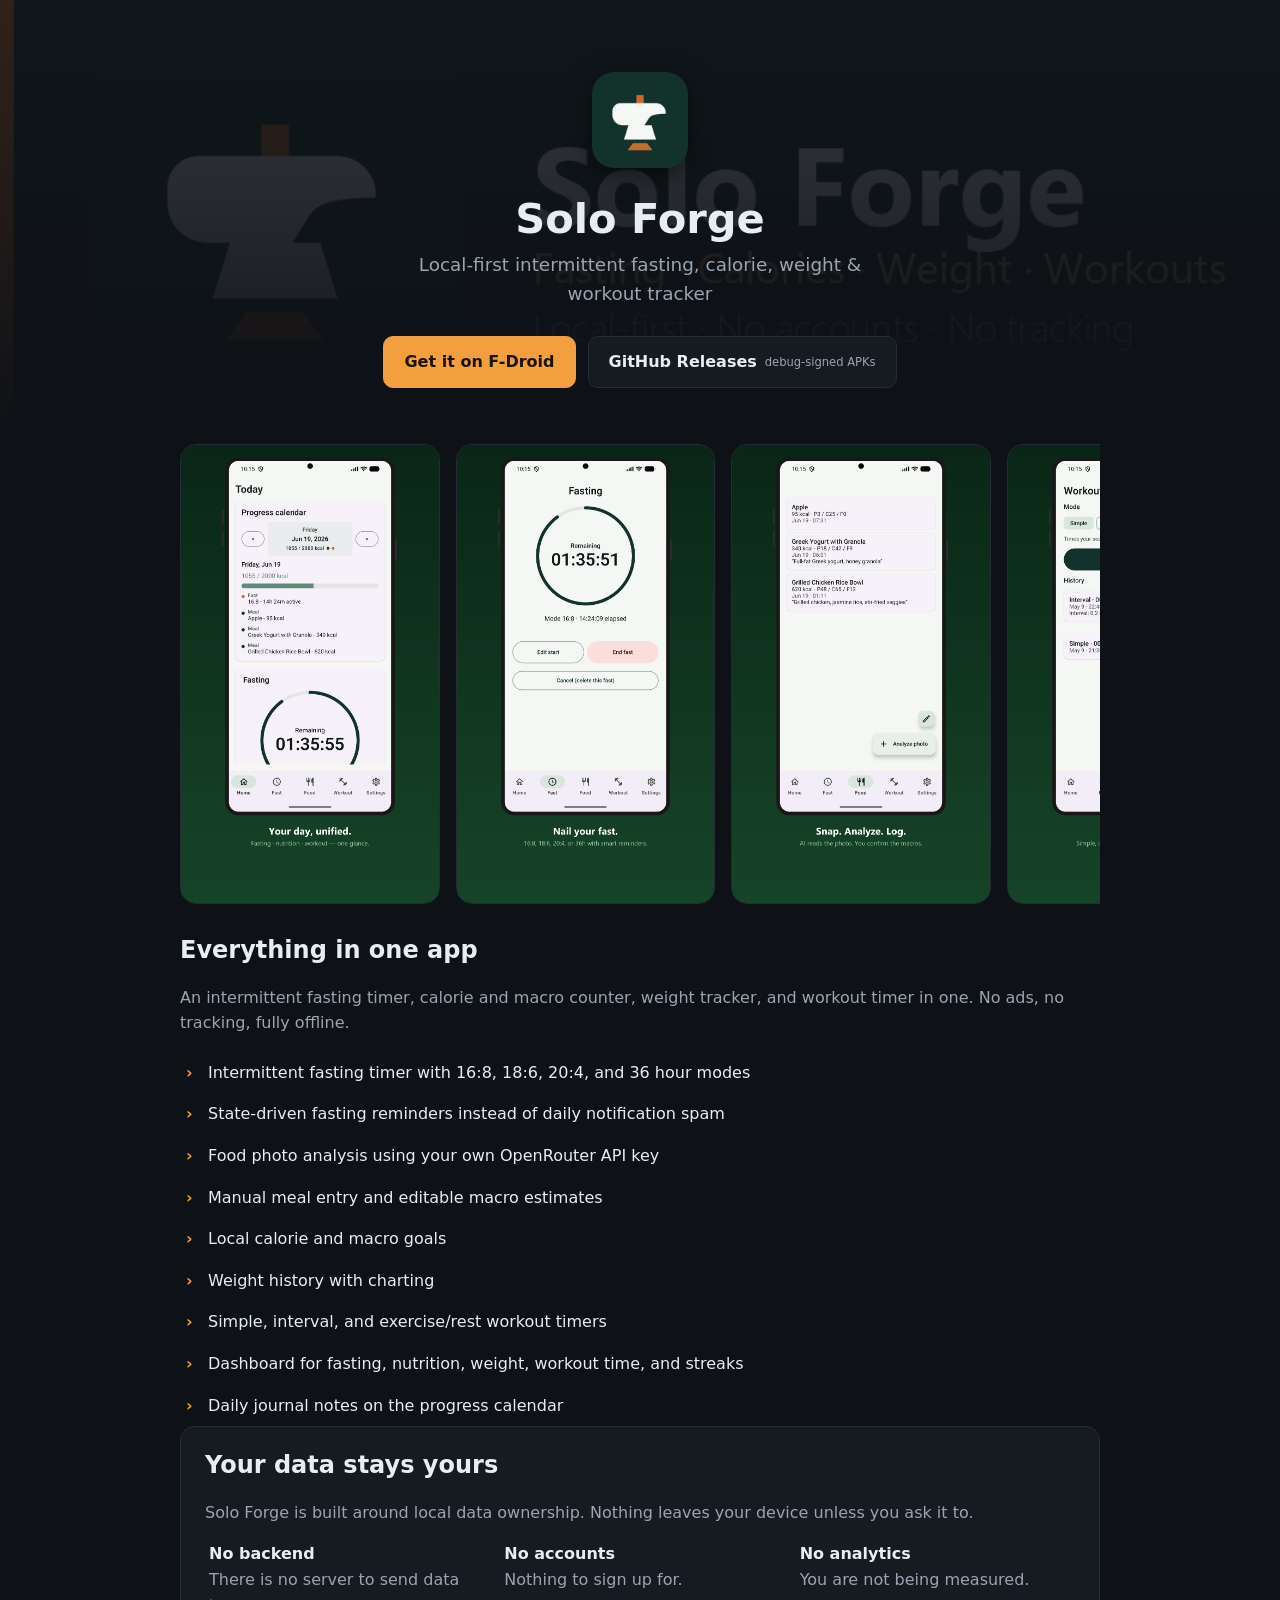
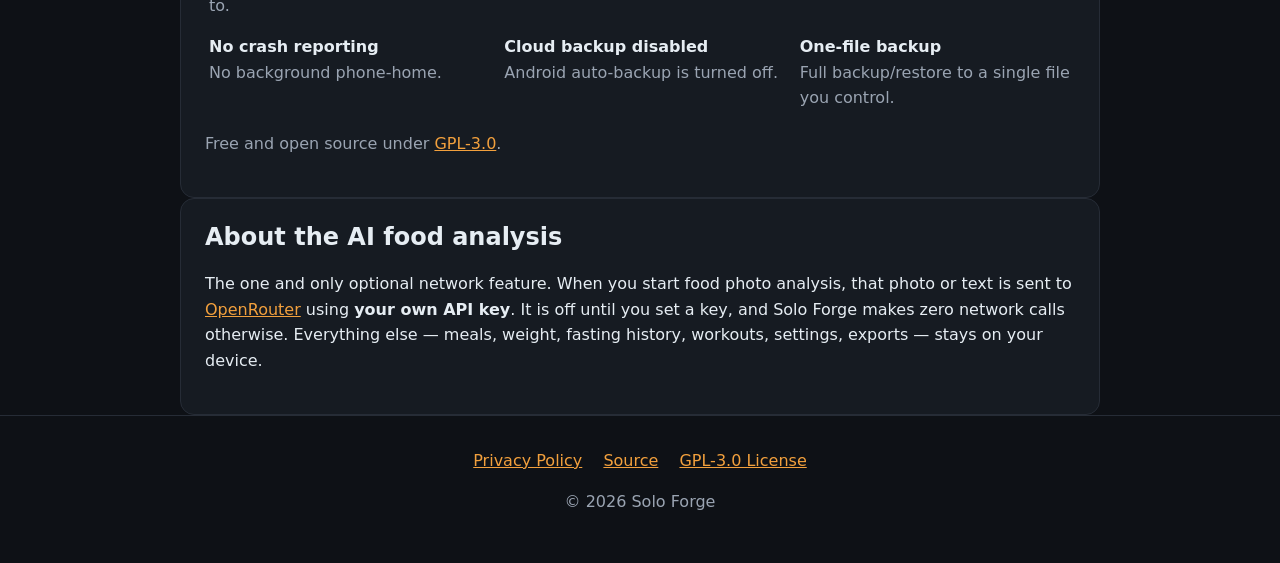
<file: index.html>
<!DOCTYPE html>
<html lang="en">
<head>
  <meta charset="utf-8">
  <meta name="viewport" content="width=device-width, initial-scale=1">
  <title>Solo Forge — Local-first fitness tracker</title>
  <meta name="description" content="Local-first intermittent fasting, calorie, weight & workout tracker. Free, open source, no ads, no accounts, fully offline.">
  <meta property="og:title" content="Solo Forge">
  <meta property="og:description" content="Local-first intermittent fasting, calorie, weight & workout tracker.">
  <meta property="og:image" content="assets/featureGraphic.png">
  <meta property="og:type" content="website">
  <link rel="icon" href="assets/icon.png">
  <link rel="stylesheet" href="style.css">
</head>
<body>

<header class="hero">
  <img class="icon" src="assets/icon.png" alt="Solo Forge icon">
  <h1>Solo Forge</h1>
  <p class="tagline">Local-first intermittent fasting, calorie, weight &amp; workout tracker</p>
  <div class="badges">
    <a class="badge primary" href="https://f-droid.org/packages/com.kbul.spicycrab/">
      Get it on F-Droid
    </a>
    <a class="badge ghost" href="https://github.com/kirilan/SoloForge/releases">
      GitHub Releases
      <small>debug-signed APKs</small>
    </a>
    <!-- Google Play badge goes here once the Play listing clears review -->
  </div>
</header>

<main>

<section class="wrap">
  <div class="shots">
    <img src="assets/screenshots/1_home.png" alt="Home dashboard">
    <img src="assets/screenshots/2_fast.png" alt="Fasting timer">
    <img src="assets/screenshots/3_food.png" alt="Food logging">
    <img src="assets/screenshots/4_workout.png" alt="Workout timer">
    <img src="assets/screenshots/5_settings.png" alt="Settings">
  </div>
</section>

<section class="wrap">
  <h2>Everything in one app</h2>
  <p class="muted">An intermittent fasting timer, calorie and macro counter, weight tracker, and workout timer in one. No ads, no tracking, fully offline.</p>
  <ul class="features">
    <li>Intermittent fasting timer with 16:8, 18:6, 20:4, and 36 hour modes</li>
    <li>State-driven fasting reminders instead of daily notification spam</li>
    <li>Food photo analysis using your own OpenRouter API key</li>
    <li>Manual meal entry and editable macro estimates</li>
    <li>Local calorie and macro goals</li>
    <li>Weight history with charting</li>
    <li>Simple, interval, and exercise/rest workout timers</li>
    <li>Dashboard for fasting, nutrition, weight, workout time, and streaks</li>
    <li>Daily journal notes on the progress calendar</li>
  </ul>
</section>

<section class="wrap privacy">
  <div class="panel">
    <h2>Your data stays yours</h2>
    <p class="muted">Solo Forge is built around local data ownership. Nothing leaves your device unless you ask it to.</p>
    <div class="grid">
      <div class="item"><strong>No backend</strong><br><span class="muted">There is no server to send data to.</span></div>
      <div class="item"><strong>No accounts</strong><br><span class="muted">Nothing to sign up for.</span></div>
      <div class="item"><strong>No analytics</strong><br><span class="muted">You are not being measured.</span></div>
      <div class="item"><strong>No crash reporting</strong><br><span class="muted">No background phone-home.</span></div>
      <div class="item"><strong>Cloud backup disabled</strong><br><span class="muted">Android auto-backup is turned off.</span></div>
      <div class="item"><strong>One-file backup</strong><br><span class="muted">Full backup/restore to a single file you control.</span></div>
    </div>
    <p class="muted" style="margin-top:20px">Free and open source under <a href="https://github.com/kirilan/SoloForge/blob/main/LICENSE">GPL-3.0</a>.</p>
  </div>
</section>

<section class="wrap">
  <div class="panel">
    <h2>About the AI food analysis</h2>
    <p>The one and only optional network feature. When you start food photo analysis, that photo or text is sent to <a href="https://openrouter.ai">OpenRouter</a> using <strong>your own API key</strong>. It is off until you set a key, and Solo Forge makes zero network calls otherwise. Everything else — meals, weight, fasting history, workouts, settings, exports — stays on your device.</p>
  </div>
</section>

</main>

<footer>
  <div class="wrap">
    <a href="privacy.html">Privacy Policy</a>
    <a href="https://github.com/kirilan/SoloForge">Source</a>
    <a href="https://github.com/kirilan/SoloForge/blob/main/LICENSE">GPL-3.0 License</a>
    <p>© 2026 Solo Forge</p>
  </div>
</footer>

</body>
</html>
</file>
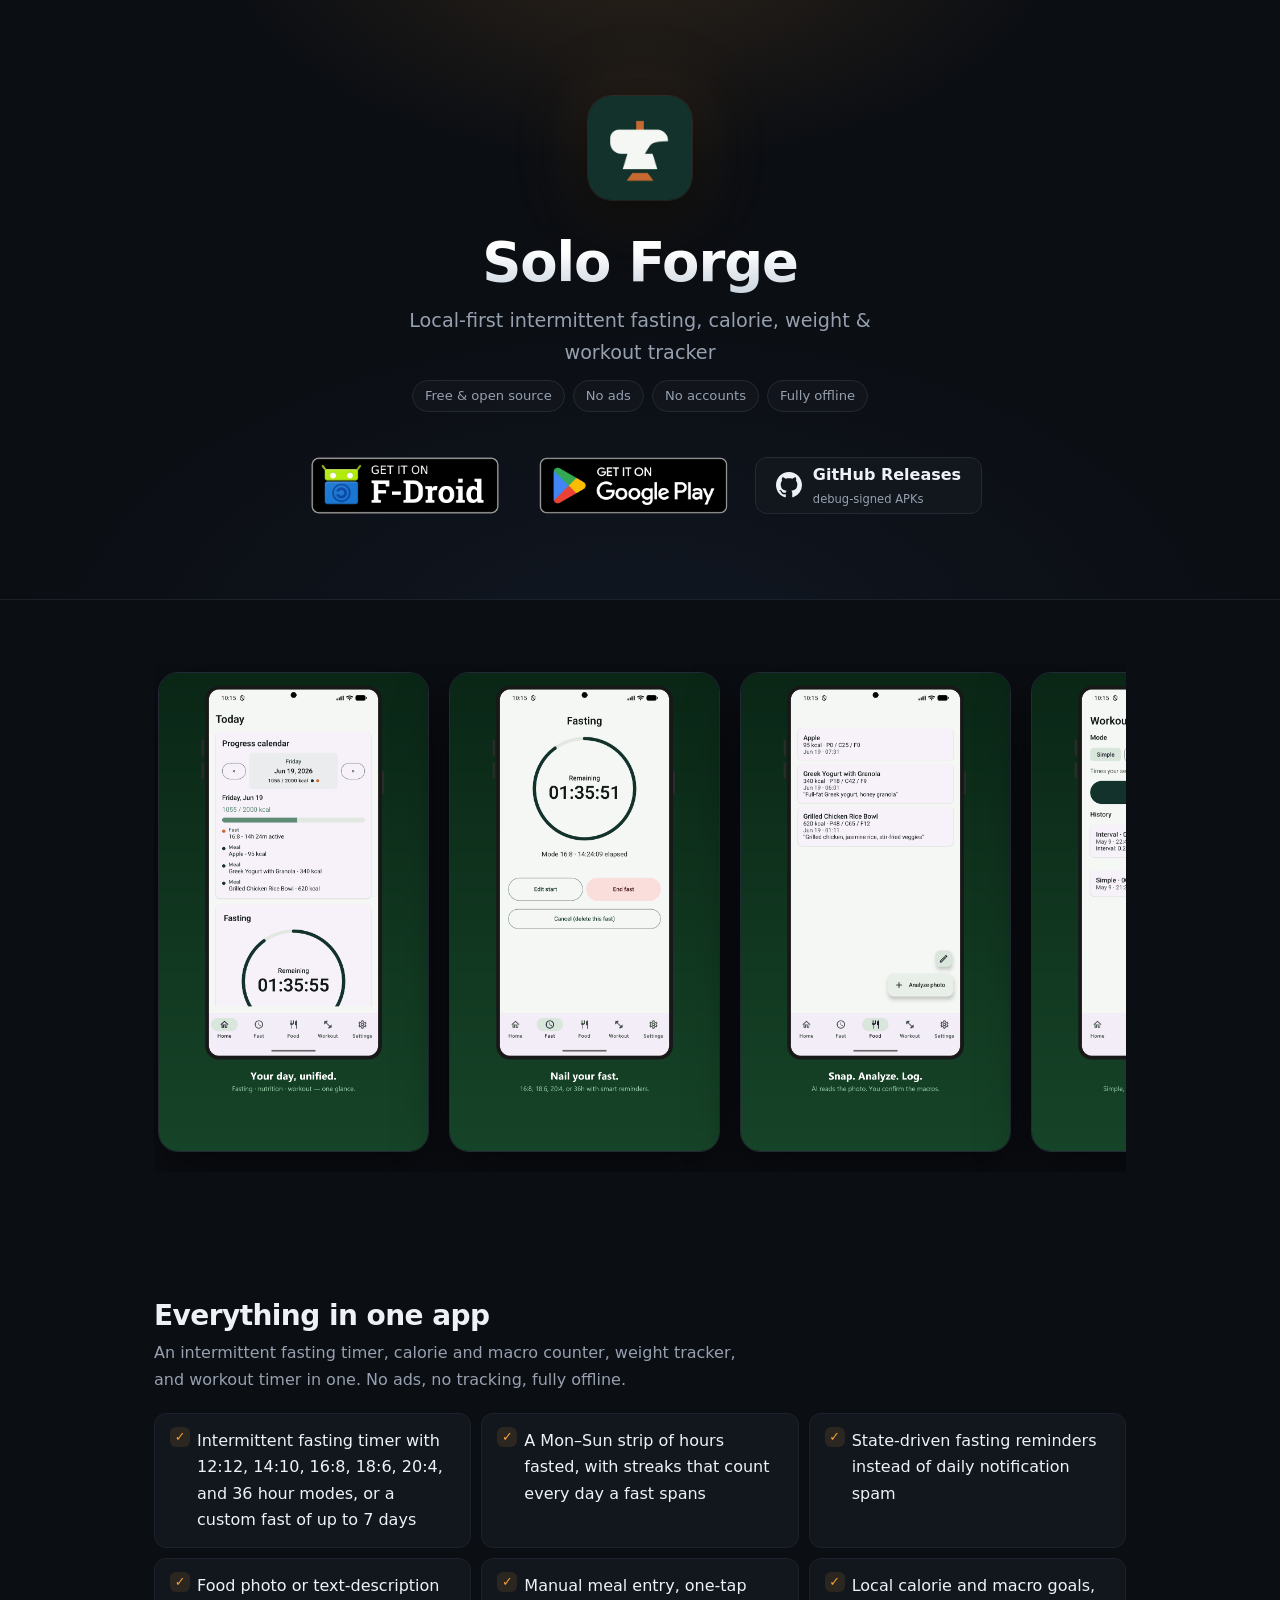
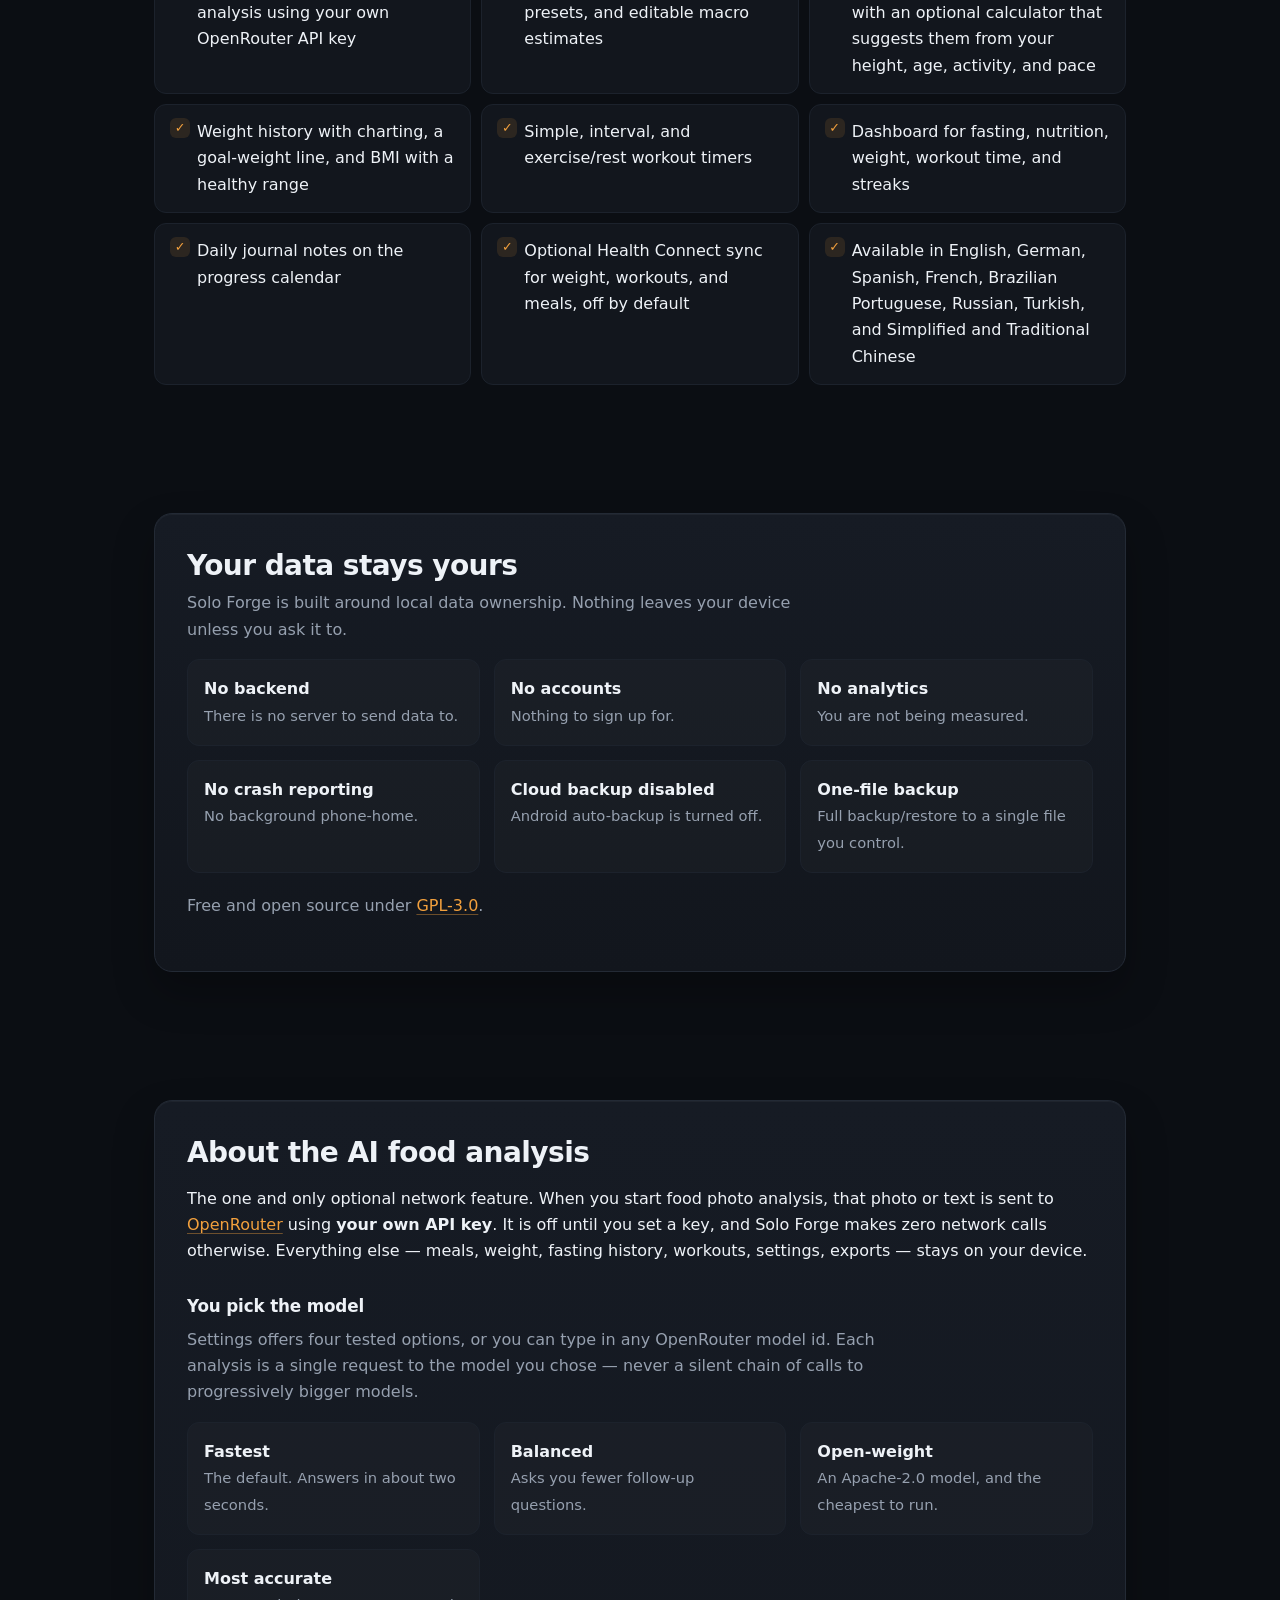
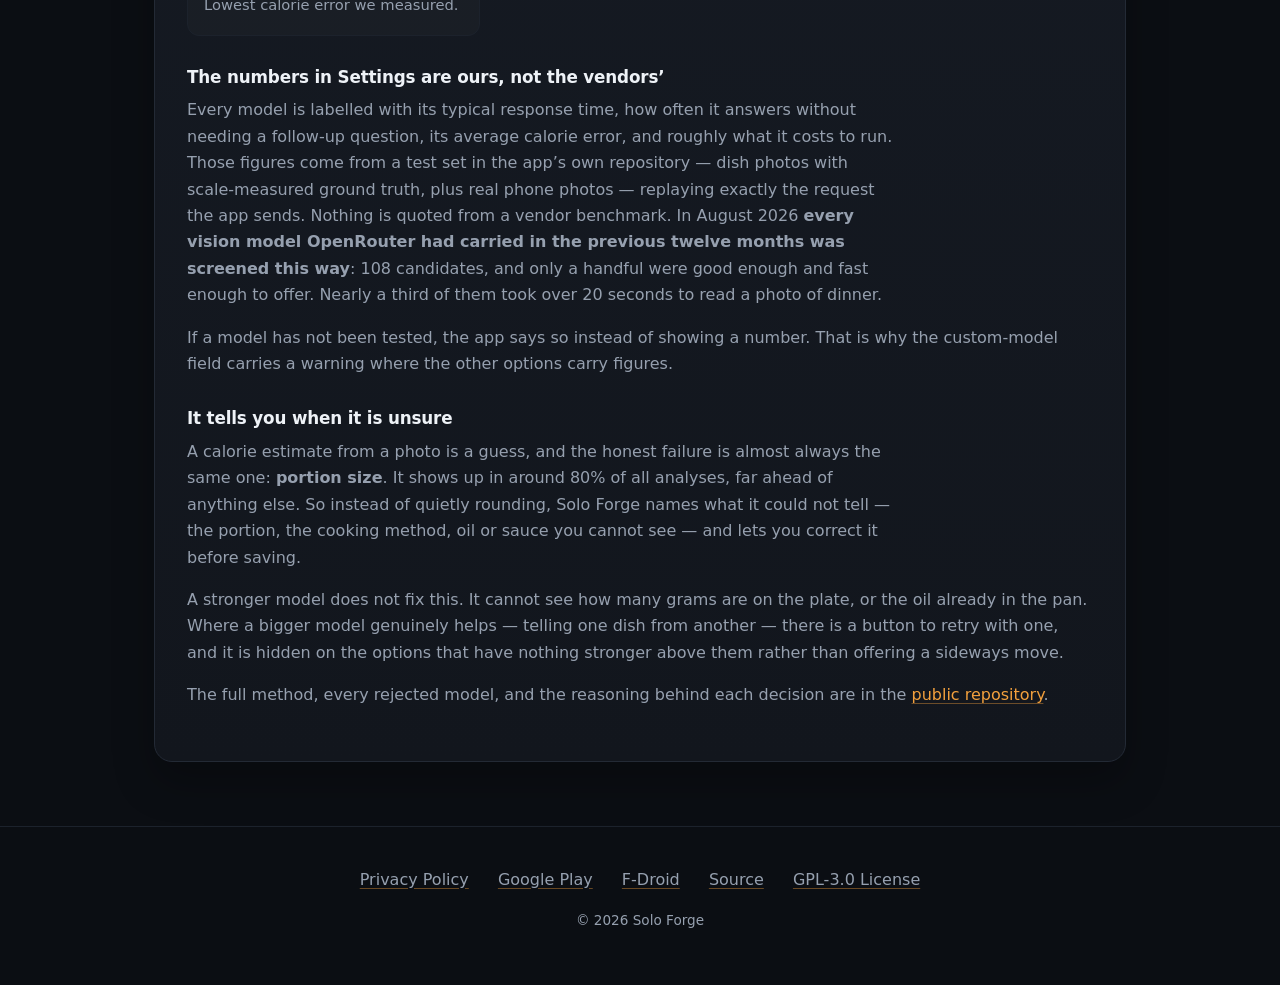
<file: public/index.html>
<!DOCTYPE html>
<html lang="en">
<head>
  <meta charset="utf-8">
  <meta name="viewport" content="width=device-width, initial-scale=1">
  <title>Solo Forge — Local-first fitness tracker</title>
  <meta name="description" content="Local-first intermittent fasting, calorie, weight & workout tracker. Free, open source, no ads, no accounts, fully offline.">
  <meta property="og:title" content="Solo Forge">
  <meta property="og:description" content="Local-first intermittent fasting, calorie, weight & workout tracker.">
  <meta property="og:image" content="assets/featureGraphic.png">
  <meta property="og:type" content="website">
  <link rel="icon" href="assets/icon.png">
  <link rel="stylesheet" href="style.css">
</head>
<body>

<header class="hero">
  <img class="icon" src="assets/icon.png" alt="Solo Forge icon">
  <h1>Solo Forge</h1>
  <p class="tagline">Local-first intermittent fasting, calorie, weight &amp; workout tracker</p>
  <ul class="pills">
    <li>Free &amp; open source</li>
    <li>No ads</li>
    <li>No accounts</li>
    <li>Fully offline</li>
  </ul>
  <div class="badges">
    <a class="badge-img" href="https://f-droid.org/packages/com.kbul.spicycrab/">
      <img src="assets/fdroid-badge.png" alt="Get it on F-Droid">
    </a>
    <a class="badge-img" href="https://play.google.com/store/apps/details?id=com.kbul.spicycrab">
      <img src="assets/google-play-badge.png" alt="Get it on Google Play">
    </a>
    <a class="badge ghost" href="https://github.com/kirilan/SoloForge/releases">
      <svg class="badge-icon" viewBox="0 0 16 16" fill="currentColor" aria-hidden="true"><path d="M8 0C3.58 0 0 3.58 0 8c0 3.54 2.29 6.53 5.47 7.59.4.07.55-.17.55-.38 0-.19-.01-.82-.01-1.49-2.01.37-2.53-.49-2.69-.94-.09-.23-.48-.94-.82-1.13-.28-.15-.68-.52-.01-.53.63-.01 1.08.58 1.23.82.72 1.21 1.87.87 2.33.66.07-.52.28-.87.51-1.07-1.78-.2-3.64-.89-3.64-3.95 0-.87.31-1.59.82-2.15-.08-.2-.36-1.02.08-2.12 0 0 .67-.21 2.2.82.64-.18 1.32-.27 2-.27s1.36.09 2 .27c1.53-1.04 2.2-.82 2.2-.82.44 1.1.16 1.92.08 2.12.51.56.82 1.27.82 2.15 0 3.07-1.87 3.75-3.65 3.95.29.25.54.73.54 1.48 0 1.07-.01 1.93-.01 2.2 0 .21.15.46.55.38A8.01 8.01 0 0 0 16 8c0-4.42-3.58-8-8-8z"/></svg>
      <span>GitHub Releases<small>debug-signed APKs</small></span>
    </a>
  </div>
</header>

<main>

<section class="wrap">
  <div class="shots">
    <img src="assets/screenshots/1_home.png" alt="Home dashboard">
    <img src="assets/screenshots/2_fast.png" alt="Fasting timer">
    <img src="assets/screenshots/3_food.png" alt="Food logging">
    <img src="assets/screenshots/4_workout.png" alt="Workout timer">
    <img src="assets/screenshots/5_settings.png" alt="Settings">
  </div>
</section>

<section class="wrap">
  <h2>Everything in one app</h2>
  <p class="muted">An intermittent fasting timer, calorie and macro counter, weight tracker, and workout timer in one. No ads, no tracking, fully offline.</p>
  <ul class="features">
    <li>Intermittent fasting timer with 12:12, 14:10, 16:8, 18:6, 20:4, and 36 hour modes, or a custom fast of up to 7 days</li>
    <li>A Mon&ndash;Sun strip of hours fasted, with streaks that count every day a fast spans</li>
    <li>State-driven fasting reminders instead of daily notification spam</li>
    <li>Food photo or text-description analysis using your own OpenRouter API key</li>
    <li>Manual meal entry, one-tap presets, and editable macro estimates</li>
    <li>Local calorie and macro goals, with an optional calculator that suggests them from your height, age, activity, and pace</li>
    <li>Weight history with charting, a goal-weight line, and BMI with a healthy range</li>
    <li>Simple, interval, and exercise/rest workout timers</li>
    <li>Dashboard for fasting, nutrition, weight, workout time, and streaks</li>
    <li>Daily journal notes on the progress calendar</li>
    <li>Optional Health Connect sync for weight, workouts, and meals, off by default</li>
    <li>Available in English, German, Spanish, French, Brazilian Portuguese, Russian, Turkish, and Simplified and Traditional Chinese</li>
  </ul>
</section>

<section class="wrap privacy">
  <div class="panel">
    <h2>Your data stays yours</h2>
    <p class="muted">Solo Forge is built around local data ownership. Nothing leaves your device unless you ask it to.</p>
    <div class="grid">
      <div class="item"><strong>No backend</strong><br><span class="muted">There is no server to send data to.</span></div>
      <div class="item"><strong>No accounts</strong><br><span class="muted">Nothing to sign up for.</span></div>
      <div class="item"><strong>No analytics</strong><br><span class="muted">You are not being measured.</span></div>
      <div class="item"><strong>No crash reporting</strong><br><span class="muted">No background phone-home.</span></div>
      <div class="item"><strong>Cloud backup disabled</strong><br><span class="muted">Android auto-backup is turned off.</span></div>
      <div class="item"><strong>One-file backup</strong><br><span class="muted">Full backup/restore to a single file you control.</span></div>
    </div>
    <p class="muted" style="margin-top:20px">Free and open source under <a href="https://github.com/kirilan/SoloForge/blob/main/LICENSE">GPL-3.0</a>.</p>
  </div>
</section>

<section class="wrap">
  <div class="panel">
    <h2>About the AI food analysis</h2>
    <p>The one and only optional network feature. When you start food photo analysis, that photo or text is sent to <a href="https://openrouter.ai">OpenRouter</a> using <strong>your own API key</strong>. It is off until you set a key, and Solo Forge makes zero network calls otherwise. Everything else — meals, weight, fasting history, workouts, settings, exports — stays on your device.</p>

    <h3>You pick the model</h3>
    <p class="muted">Settings offers four tested options, or you can type in any OpenRouter model id. Each analysis is a single request to the model you chose — never a silent chain of calls to progressively bigger models.</p>
    <div class="grid">
      <div class="item"><strong>Fastest</strong><br><span class="muted">The default. Answers in about two seconds.</span></div>
      <div class="item"><strong>Balanced</strong><br><span class="muted">Asks you fewer follow-up questions.</span></div>
      <div class="item"><strong>Open-weight</strong><br><span class="muted">An Apache-2.0 model, and the cheapest to run.</span></div>
      <div class="item"><strong>Most accurate</strong><br><span class="muted">Lowest calorie error we measured.</span></div>
    </div>

    <h3>The numbers in Settings are ours, not the vendors&rsquo;</h3>
    <p class="muted">Every model is labelled with its typical response time, how often it answers without needing a follow-up question, its average calorie error, and roughly what it costs to run. Those figures come from a test set in the app&rsquo;s own repository — dish photos with scale-measured ground truth, plus real phone photos — replaying exactly the request the app sends. Nothing is quoted from a vendor benchmark. In August 2026 <strong>every vision model OpenRouter had carried in the previous twelve months was screened this way</strong>: 108 candidates, and only a handful were good enough and fast enough to offer. Nearly a third of them took over 20 seconds to read a photo of dinner.</p>
    <p class="muted">If a model has not been tested, the app says so instead of showing a number. That is why the custom-model field carries a warning where the other options carry figures.</p>

    <h3>It tells you when it is unsure</h3>
    <p class="muted">A calorie estimate from a photo is a guess, and the honest failure is almost always the same one: <strong>portion size</strong>. It shows up in around 80% of all analyses, far ahead of anything else. So instead of quietly rounding, Solo Forge names what it could not tell — the portion, the cooking method, oil or sauce you cannot see — and lets you correct it before saving.</p>
    <p class="muted">A stronger model does not fix this. It cannot see how many grams are on the plate, or the oil already in the pan. Where a bigger model genuinely helps — telling one dish from another — there is a button to retry with one, and it is hidden on the options that have nothing stronger above them rather than offering a sideways move.</p>
    <p class="muted">The full method, every rejected model, and the reasoning behind each decision are in the <a href="https://github.com/kirilan/SoloForge#food-analysis-models">public repository</a>.</p>
  </div>
</section>

</main>

<footer>
  <div class="wrap">
    <a href="privacy.html">Privacy Policy</a>
    <a href="https://play.google.com/store/apps/details?id=com.kbul.spicycrab">Google Play</a>
    <a href="https://f-droid.org/packages/com.kbul.spicycrab/">F-Droid</a>
    <a href="https://github.com/kirilan/SoloForge">Source</a>
    <a href="https://github.com/kirilan/SoloForge/blob/main/LICENSE">GPL-3.0 License</a>
    <p>© 2026 Solo Forge</p>
  </div>
</footer>

</body>
</html>
</file>
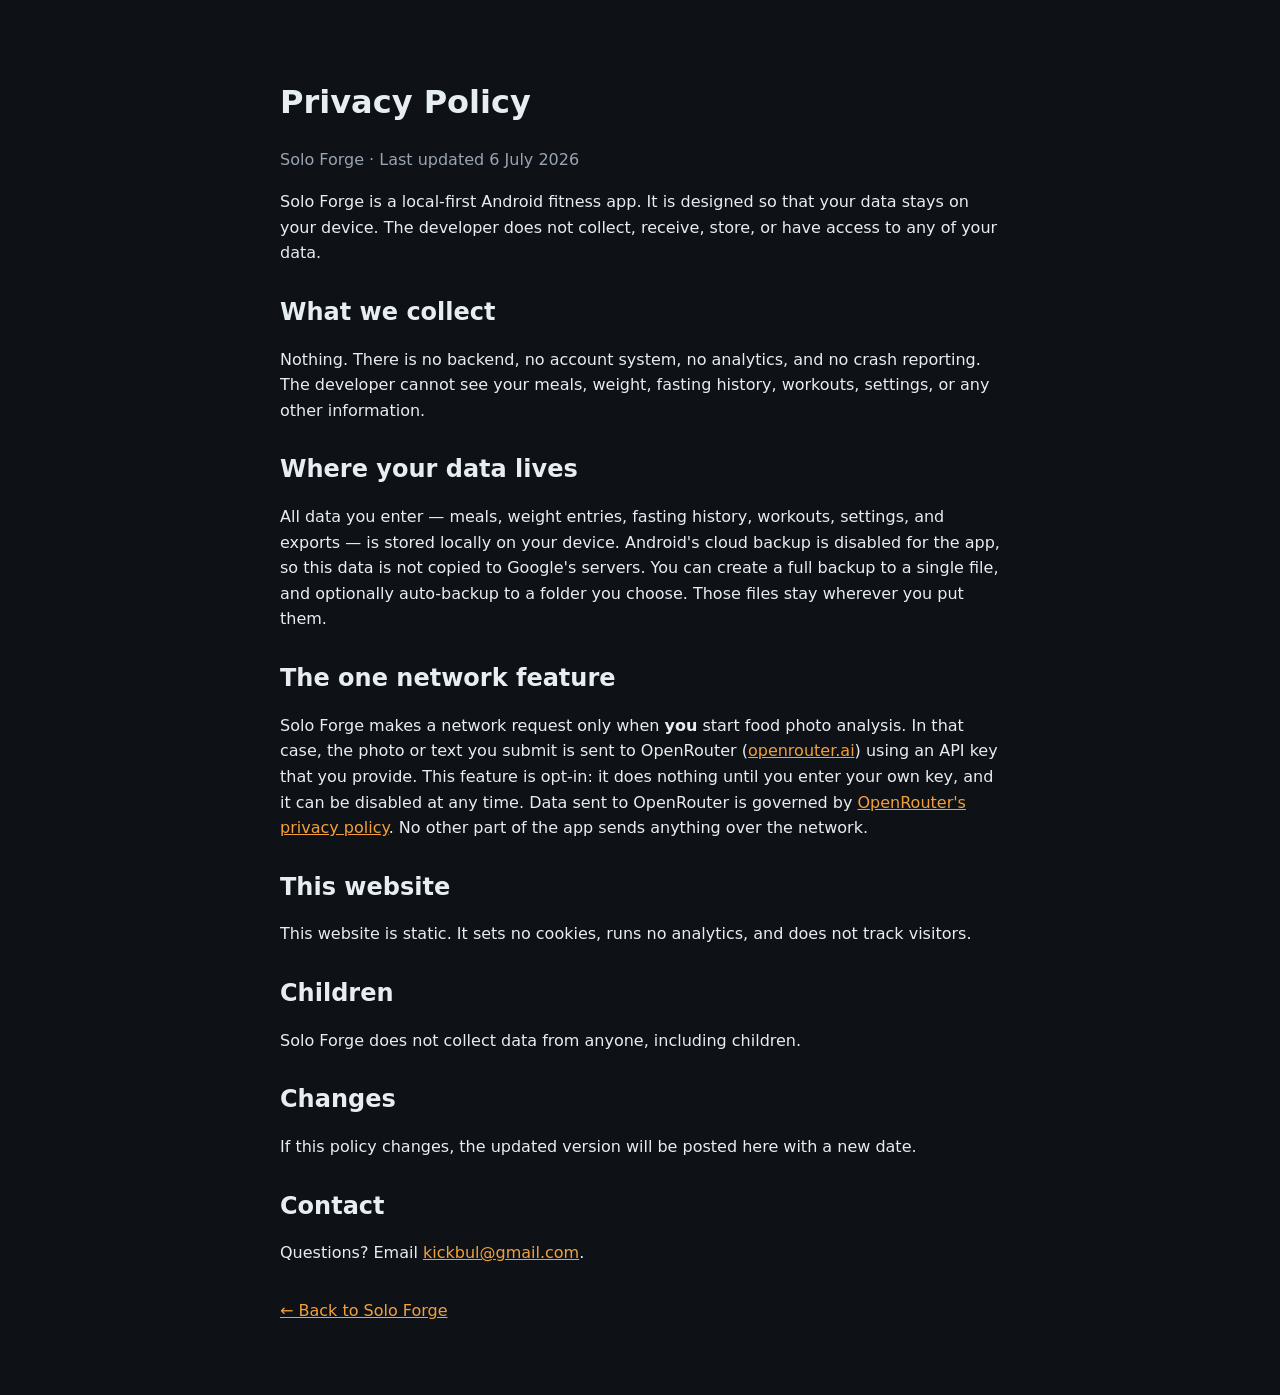
<file: privacy.html>
<!DOCTYPE html>
<html lang="en">
<head>
  <meta charset="utf-8">
  <meta name="viewport" content="width=device-width, initial-scale=1">
  <title>Privacy Policy — Solo Forge</title>
  <meta name="description" content="Solo Forge privacy policy. No data collection, no accounts, no analytics, fully offline.">
  <link rel="icon" href="assets/icon.png">
  <link rel="stylesheet" href="style.css">
</head>
<body>

<main class="wrap doc">
  <section>
    <h1>Privacy Policy</h1>
    <p class="muted">Solo Forge · Last updated 6 July 2026</p>

    <p>Solo Forge is a local-first Android fitness app. It is designed so that your data stays on your device. The developer does not collect, receive, store, or have access to any of your data.</p>

    <h2>What we collect</h2>
    <p>Nothing. There is no backend, no account system, no analytics, and no crash reporting. The developer cannot see your meals, weight, fasting history, workouts, settings, or any other information.</p>

    <h2>Where your data lives</h2>
    <p>All data you enter — meals, weight entries, fasting history, workouts, settings, and exports — is stored locally on your device. Android's cloud backup is disabled for the app, so this data is not copied to Google's servers. You can create a full backup to a single file, and optionally auto-backup to a folder you choose. Those files stay wherever you put them.</p>

    <h2>The one network feature</h2>
    <p>Solo Forge makes a network request only when <strong>you</strong> start food photo analysis. In that case, the photo or text you submit is sent to OpenRouter (<a href="https://openrouter.ai">openrouter.ai</a>) using an API key that you provide. This feature is opt-in: it does nothing until you enter your own key, and it can be disabled at any time. Data sent to OpenRouter is governed by <a href="https://openrouter.ai/privacy">OpenRouter's privacy policy</a>. No other part of the app sends anything over the network.</p>

    <h2>This website</h2>
    <p>This website is static. It sets no cookies, runs no analytics, and does not track visitors.</p>

    <h2>Children</h2>
    <p>Solo Forge does not collect data from anyone, including children.</p>

    <h2>Changes</h2>
    <p>If this policy changes, the updated version will be posted here with a new date.</p>

    <h2>Contact</h2>
    <p>Questions? Email <a href="mailto:kickbul@gmail.com">kickbul@gmail.com</a>.</p>

    <p style="margin-top:32px"><a href="index.html">← Back to Solo Forge</a></p>
  </section>
</main>

</body>
</html>
</file>
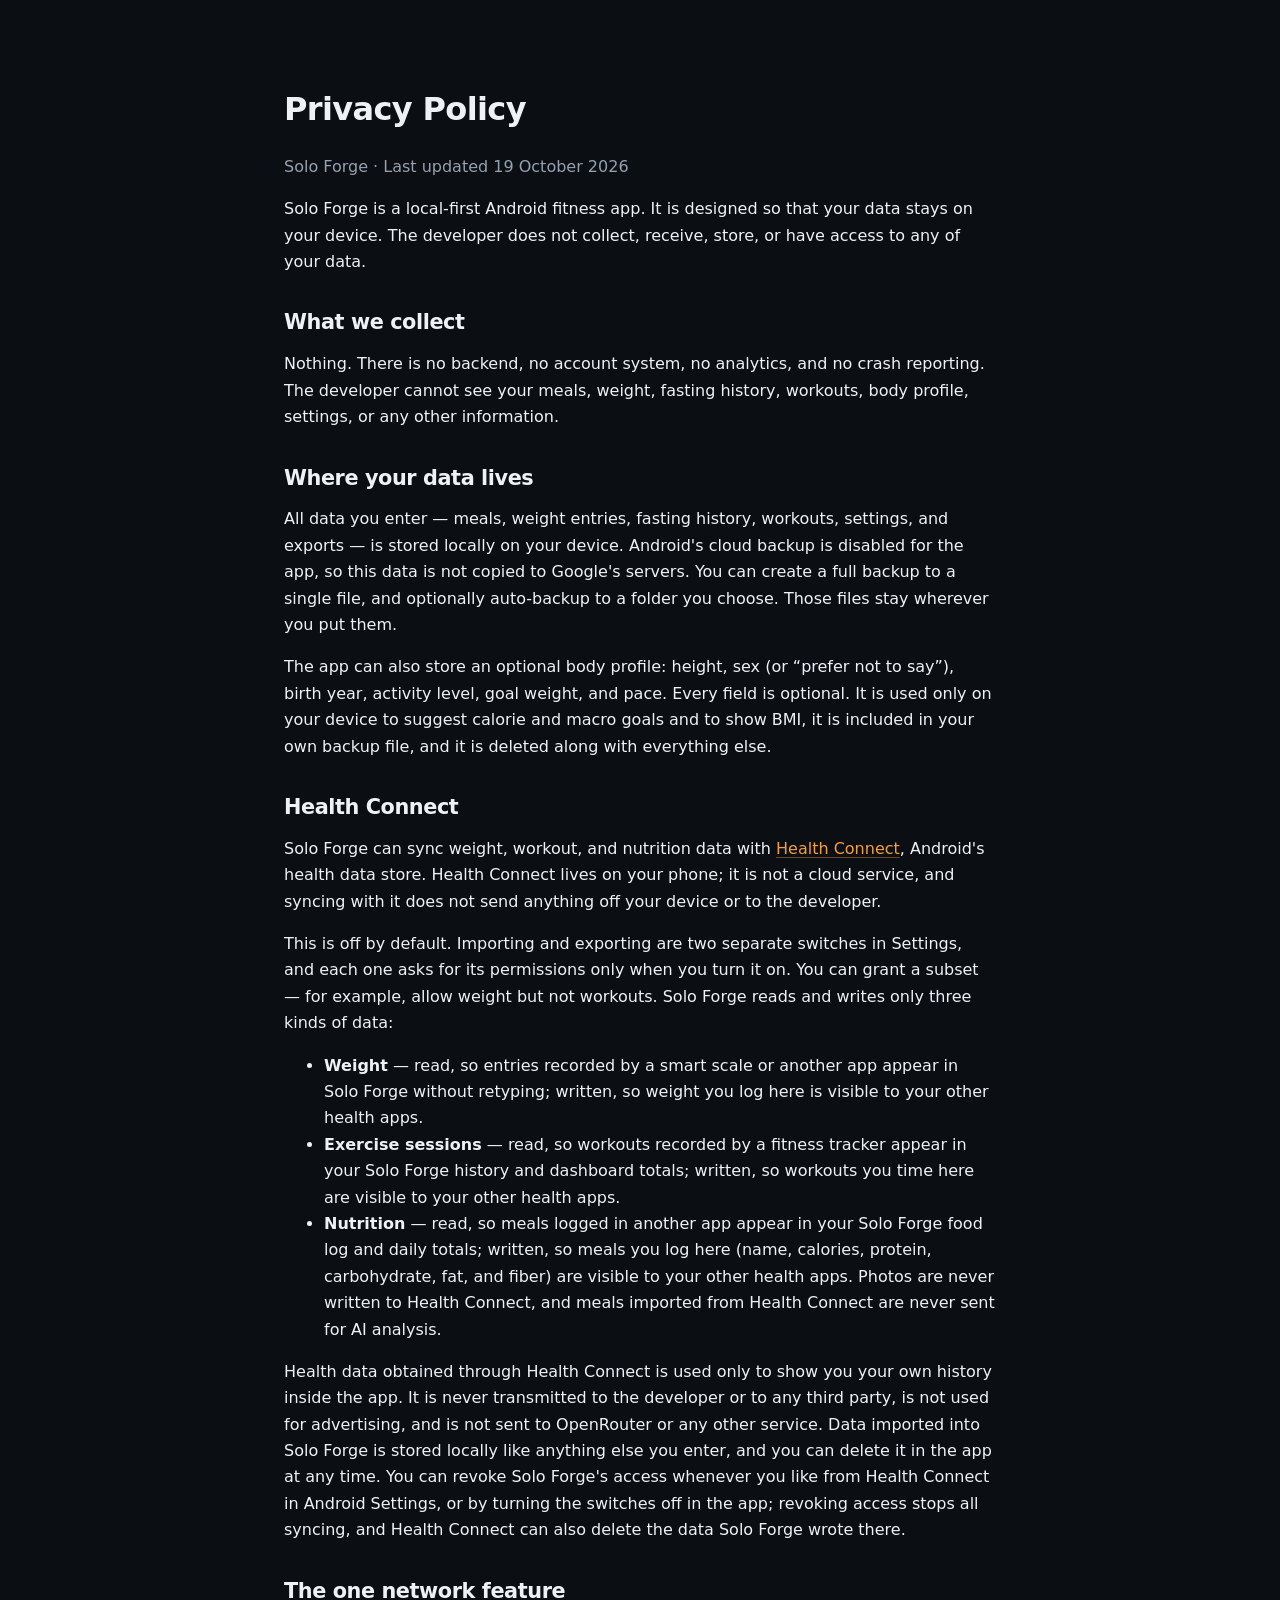
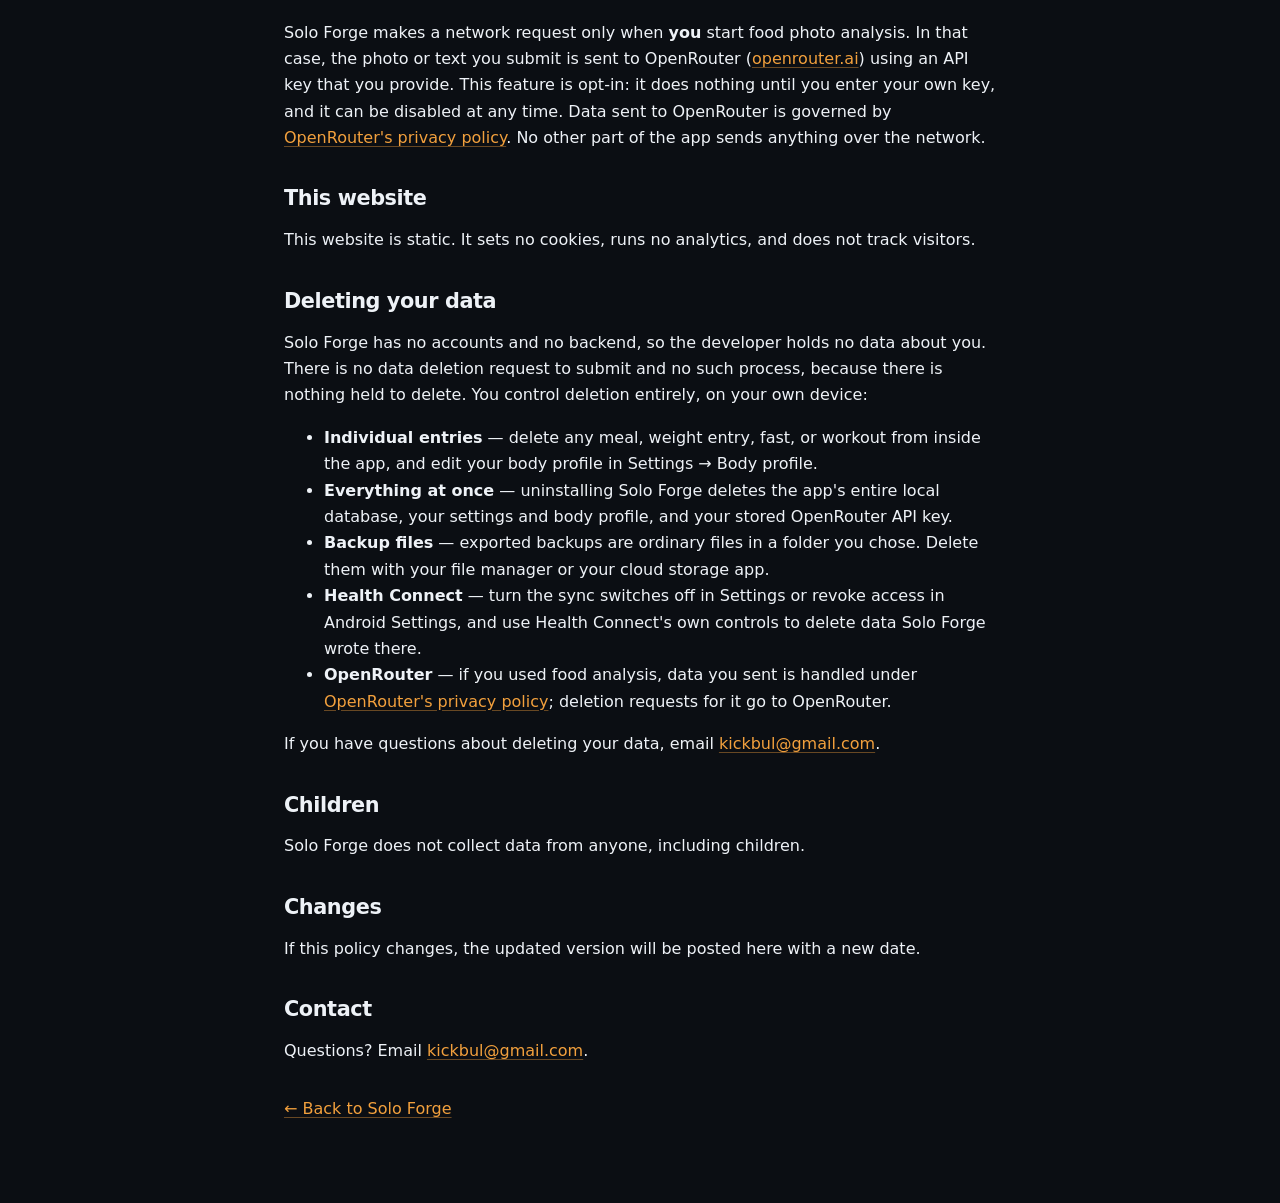
<file: public/privacy.html>
<!DOCTYPE html>
<html lang="en">
<head>
  <meta charset="utf-8">
  <meta name="viewport" content="width=device-width, initial-scale=1">
  <title>Privacy Policy — Solo Forge</title>
  <meta name="description" content="Solo Forge privacy policy. No data collection, no accounts, no analytics, fully offline.">
  <link rel="icon" href="assets/icon.png">
  <link rel="stylesheet" href="style.css">
</head>
<body>

<main class="wrap doc">
  <section>
    <h1>Privacy Policy</h1>
    <p class="muted">Solo Forge · Last updated 19 October 2026</p>

    <p>Solo Forge is a local-first Android fitness app. It is designed so that your data stays on your device. The developer does not collect, receive, store, or have access to any of your data.</p>

    <h2>What we collect</h2>
    <p>Nothing. There is no backend, no account system, no analytics, and no crash reporting. The developer cannot see your meals, weight, fasting history, workouts, body profile, settings, or any other information.</p>

    <h2>Where your data lives</h2>
    <p>All data you enter — meals, weight entries, fasting history, workouts, settings, and exports — is stored locally on your device. Android's cloud backup is disabled for the app, so this data is not copied to Google's servers. You can create a full backup to a single file, and optionally auto-backup to a folder you choose. Those files stay wherever you put them.</p>
    <p>The app can also store an optional body profile: height, sex (or &ldquo;prefer not to say&rdquo;), birth year, activity level, goal weight, and pace. Every field is optional. It is used only on your device to suggest calorie and macro goals and to show BMI, it is included in your own backup file, and it is deleted along with everything else.</p>

    <h2>Health Connect</h2>
    <p>Solo Forge can sync weight, workout, and nutrition data with <a href="https://health.google/health-connect-android/">Health Connect</a>, Android's health data store. Health Connect lives on your phone; it is not a cloud service, and syncing with it does not send anything off your device or to the developer.</p>
    <p>This is off by default. Importing and exporting are two separate switches in Settings, and each one asks for its permissions only when you turn it on. You can grant a subset — for example, allow weight but not workouts. Solo Forge reads and writes only three kinds of data:</p>
    <ul>
      <li><strong>Weight</strong> — read, so entries recorded by a smart scale or another app appear in Solo Forge without retyping; written, so weight you log here is visible to your other health apps.</li>
      <li><strong>Exercise sessions</strong> — read, so workouts recorded by a fitness tracker appear in your Solo Forge history and dashboard totals; written, so workouts you time here are visible to your other health apps.</li>
      <li><strong>Nutrition</strong> — read, so meals logged in another app appear in your Solo Forge food log and daily totals; written, so meals you log here (name, calories, protein, carbohydrate, fat, and fiber) are visible to your other health apps. Photos are never written to Health Connect, and meals imported from Health Connect are never sent for AI analysis.</li>
    </ul>
    <p>Health data obtained through Health Connect is used only to show you your own history inside the app. It is never transmitted to the developer or to any third party, is not used for advertising, and is not sent to OpenRouter or any other service. Data imported into Solo Forge is stored locally like anything else you enter, and you can delete it in the app at any time. You can revoke Solo Forge's access whenever you like from Health Connect in Android Settings, or by turning the switches off in the app; revoking access stops all syncing, and Health Connect can also delete the data Solo Forge wrote there.</p>

    <h2>The one network feature</h2>
    <p>Solo Forge makes a network request only when <strong>you</strong> start food photo analysis. In that case, the photo or text you submit is sent to OpenRouter (<a href="https://openrouter.ai">openrouter.ai</a>) using an API key that you provide. This feature is opt-in: it does nothing until you enter your own key, and it can be disabled at any time. Data sent to OpenRouter is governed by <a href="https://openrouter.ai/privacy">OpenRouter's privacy policy</a>. No other part of the app sends anything over the network.</p>

    <h2>This website</h2>
    <p>This website is static. It sets no cookies, runs no analytics, and does not track visitors.</p>

    <h2>Deleting your data</h2>
    <p>Solo Forge has no accounts and no backend, so the developer holds no data about you. There is no data deletion request to submit and no such process, because there is nothing held to delete. You control deletion entirely, on your own device:</p>
    <ul>
      <li><strong>Individual entries</strong> — delete any meal, weight entry, fast, or workout from inside the app, and edit your body profile in Settings &rarr; Body profile.</li>
      <li><strong>Everything at once</strong> — uninstalling Solo Forge deletes the app's entire local database, your settings and body profile, and your stored OpenRouter API key.</li>
      <li><strong>Backup files</strong> — exported backups are ordinary files in a folder you chose. Delete them with your file manager or your cloud storage app.</li>
      <li><strong>Health Connect</strong> — turn the sync switches off in Settings or revoke access in Android Settings, and use Health Connect's own controls to delete data Solo Forge wrote there.</li>
      <li><strong>OpenRouter</strong> — if you used food analysis, data you sent is handled under <a href="https://openrouter.ai/privacy">OpenRouter's privacy policy</a>; deletion requests for it go to OpenRouter.</li>
    </ul>
    <p>If you have questions about deleting your data, email <a href="mailto:kickbul@gmail.com">kickbul@gmail.com</a>.</p>

    <h2>Children</h2>
    <p>Solo Forge does not collect data from anyone, including children.</p>

    <h2>Changes</h2>
    <p>If this policy changes, the updated version will be posted here with a new date.</p>

    <h2>Contact</h2>
    <p>Questions? Email <a href="mailto:kickbul@gmail.com">kickbul@gmail.com</a>.</p>

    <p style="margin-top:32px"><a href="index.html">← Back to Solo Forge</a></p>
  </section>
</main>

</body>
</html>
</file>
<file: style.css>
:root {
  --bg: #0e1116;
  --panel: #161b22;
  --border: #262c36;
  --text: #e6edf3;
  --muted: #9aa4b2;
  --accent: #f2a03d;
  --accent-fg: #1a1206;
  --max: 960px;
}

* { box-sizing: border-box; }

html { scroll-behavior: smooth; }

body {
  margin: 0;
  background: var(--bg);
  color: var(--text);
  font: 16px/1.6 system-ui, -apple-system, Segoe UI, Roboto, sans-serif;
}

a { color: var(--accent); }

.wrap { max-width: var(--max); margin: 0 auto; padding: 0 20px; }

section { padding: 56px 0; }

h1, h2 { line-height: 1.2; }

/* Hero */
.hero {
  text-align: center;
  padding: 72px 20px 56px;
  background:
    linear-gradient(180deg, rgba(14,17,22,.82), rgba(14,17,22,.92) 60%, var(--bg)),
    url("assets/featureGraphic.png") center/cover no-repeat;
}
.hero img.icon {
  width: 96px; height: 96px; border-radius: 22px;
  box-shadow: 0 6px 24px rgba(0,0,0,.5);
}
.hero h1 { font-size: 2.6rem; margin: 18px 0 6px; }
.hero .tagline { color: var(--muted); font-size: 1.15rem; margin: 0 auto 28px; max-width: 40ch; }

.badges { display: flex; flex-wrap: wrap; gap: 12px; justify-content: center; }
.badge {
  display: inline-flex; align-items: center; gap: 8px;
  padding: 12px 20px; border-radius: 10px; font-weight: 600;
  text-decoration: none; border: 1px solid var(--border);
}
.badge.primary { background: var(--accent); color: var(--accent-fg); border-color: var(--accent); }
.badge.ghost { background: var(--panel); color: var(--text); }
.badge small { display: block; font-weight: 400; font-size: .72rem; color: var(--muted); }
.badge.primary small { color: rgba(26,18,6,.7); }

/* Screenshots */
.shots { display: flex; gap: 16px; overflow-x: auto; padding-bottom: 12px; scroll-snap-type: x mandatory; }
.shots img {
  height: 460px; border-radius: 16px; border: 1px solid var(--border);
  scroll-snap-align: center; flex: 0 0 auto;
}

/* Feature / info panels */
.grid { display: grid; grid-template-columns: repeat(auto-fit, minmax(240px, 1fr)); gap: 16px; }
ul.features { list-style: none; padding: 0; margin: 0; }
ul.features li { padding: 8px 0 8px 28px; position: relative; }
ul.features li::before { content: "›"; color: var(--accent); position: absolute; left: 6px; font-weight: 700; }

.panel { background: var(--panel); border: 1px solid var(--border); border-radius: 14px; padding: 24px; }
.panel h2 { margin-top: 0; }
.muted { color: var(--muted); }

.privacy .grid .item { padding-left: 4px; }
.privacy .item strong { color: var(--text); }

/* Footer */
footer { border-top: 1px solid var(--border); padding: 32px 0; color: var(--muted); text-align: center; }
footer a { margin: 0 8px; }

/* Privacy policy page */
.doc { max-width: 760px; }
.doc h1 { font-size: 2rem; }
.doc h2 { margin-top: 32px; }
</file>
<file: public/style.css>
:root {
  --bg: #0b0e13;
  --panel: #12161d;
  --panel-2: #161b24;
  --border: #232a35;
  --border-soft: #1c222c;
  --text: #eef2f7;
  --muted: #96a0af;
  --accent: #f2a03d;
  --accent-soft: rgba(242, 160, 61, .12);
  --accent-fg: #1a1206;
  --max: 1020px;
}

* { box-sizing: border-box; }

html { scroll-behavior: smooth; }

body {
  margin: 0;
  background: var(--bg);
  color: var(--text);
  font: 16px/1.65 system-ui, -apple-system, "Segoe UI", Roboto, sans-serif;
  -webkit-font-smoothing: antialiased;
}

a { color: var(--accent); text-decoration-color: rgba(242,160,61,.4); text-underline-offset: 3px; }
a:hover { text-decoration-color: var(--accent); }

.wrap { max-width: var(--max); margin: 0 auto; padding: 0 24px; }

section { padding: 64px 0; }
section.wrap { padding: 64px 24px; }

h1, h2 { line-height: 1.15; letter-spacing: -0.02em; }
h2 { font-size: 1.75rem; margin: 0 0 8px; }
h2 + .muted { margin-top: 0; max-width: 60ch; }

/* Hero */
.hero {
  position: relative;
  text-align: center;
  padding: 96px 20px 72px;
  overflow: hidden;
  border-bottom: 1px solid var(--border-soft);
}
.hero::before {
  content: "";
  position: absolute; inset: 0;
  background:
    radial-gradient(600px 320px at 50% -60px, rgba(242,160,61,.14), transparent 70%),
    radial-gradient(900px 500px at 50% 110%, rgba(56,88,140,.12), transparent 70%);
  pointer-events: none;
}
.hero > * { position: relative; }
.hero img.icon {
  width: 104px; height: 104px; border-radius: 24px;
  box-shadow:
    0 0 0 1px rgba(255,255,255,.08),
    0 12px 40px rgba(0,0,0,.6),
    0 0 80px rgba(242,160,61,.18);
}
.hero h1 {
  font-size: clamp(2.4rem, 6vw, 3.4rem);
  margin: 24px 0 10px;
  font-weight: 800;
  background: linear-gradient(180deg, #fff 30%, #c8d2de);
  -webkit-background-clip: text;
  background-clip: text;
  color: transparent;
}
.hero .tagline {
  color: var(--muted);
  font-size: 1.2rem;
  margin: 0 auto 12px;
  max-width: 44ch;
}
.hero .pills {
  display: flex; flex-wrap: wrap; gap: 8px; justify-content: center;
  margin: 0 0 32px; padding: 0; list-style: none;
  font-size: .82rem; color: var(--muted);
}
.hero .pills li {
  padding: 4px 12px; border: 1px solid var(--border); border-radius: 999px;
  background: rgba(255,255,255,.02);
}

.badges { display: flex; flex-wrap: wrap; gap: 14px; justify-content: center; align-items: center; }
.badge {
  display: inline-flex; align-items: center; gap: 11px;
  padding: 13px 24px; border-radius: 12px; font-weight: 650;
  text-decoration: none; border: 1px solid var(--border);
  transition: transform .15s ease, box-shadow .15s ease, border-color .15s ease;
}
.badge-icon { width: 26px; height: 26px; flex: 0 0 auto; }
.badge span { display: flex; flex-direction: column; align-items: flex-start; gap: 1px; }
.badge:hover { transform: translateY(-2px); }
.badge.ghost { background: var(--panel); color: var(--text); padding: 4px 20px; }
.badge.ghost:hover { border-color: #38414f; box-shadow: 0 8px 24px rgba(0,0,0,.4); }
.badge-img { display: inline-flex; align-items: center; transition: transform .15s ease; }
/* the badge artwork carries ~33% transparent margin, so the visible button
   is much shorter than the box — size it so it matches the GitHub pill */
.badge-img img { height: 83px; width: auto; display: block; }
.badge-img:hover { transform: translateY(-2px); }
.badge small { font-weight: 400; font-size: .72rem; color: var(--muted); }

/* Screenshots */
.shots {
  display: flex; gap: 20px; overflow-x: auto;
  padding: 8px 4px 20px; scroll-snap-type: x mandatory;
}
.shots img {
  height: 480px; border-radius: 20px;
  border: 1px solid var(--border);
  box-shadow: 0 20px 50px rgba(0,0,0,.5);
  scroll-snap-align: center; flex: 0 0 auto;
  transition: transform .2s ease, border-color .2s ease;
}
.shots img:hover { transform: translateY(-4px); border-color: #38414f; }

/* Feature / info panels */
.grid { display: grid; grid-template-columns: repeat(auto-fit, minmax(240px, 1fr)); gap: 14px; }

ul.features {
  list-style: none; padding: 0; margin: 20px 0 0;
  display: grid; grid-template-columns: repeat(auto-fit, minmax(300px, 1fr)); gap: 10px;
}
ul.features li {
  padding: 14px 16px 14px 42px; position: relative;
  background: var(--panel); border: 1px solid var(--border-soft); border-radius: 12px;
  transition: border-color .15s ease;
}
ul.features li:hover { border-color: var(--border); }
ul.features li::before {
  content: "✓";
  color: var(--accent);
  position: absolute; left: 15px; top: 13px;
  font-weight: 700;
  background: var(--accent-soft);
  width: 20px; height: 20px; line-height: 20px;
  text-align: center; border-radius: 6px; font-size: .8rem;
}

.panel {
  background: linear-gradient(180deg, var(--panel-2), var(--panel));
  border: 1px solid var(--border);
  border-radius: 18px;
  padding: 36px 32px;
  box-shadow: 0 1px 0 rgba(255,255,255,.04) inset, 0 20px 40px rgba(0,0,0,.25);
}
.panel h2 { margin-top: 0; }
.panel h3 { font-size: 1.05rem; letter-spacing: -0.01em; margin: 28px 0 6px; }
.panel h3 + .muted { margin-top: 0; max-width: 70ch; }
.muted { color: var(--muted); }

.privacy .grid { margin-top: 24px; }
.panel .grid { margin: 16px 0 4px; }
.privacy .grid .item,
.panel .grid .item {
  padding: 16px;
  background: rgba(255,255,255,.02);
  border: 1px solid var(--border-soft);
  border-radius: 12px;
}
.privacy .item strong,
.panel .item strong { color: var(--text); }
.privacy .item .muted,
.panel .item .muted { font-size: .92rem; }

/* Footer */
footer { border-top: 1px solid var(--border-soft); padding: 40px 0; color: var(--muted); text-align: center; }
footer a { margin: 0 12px; color: var(--muted); }
footer a:hover { color: var(--accent); }
footer p { margin-top: 16px; font-size: .85rem; }

/* Privacy policy page */
.doc { max-width: 760px; }
.doc h1 { font-size: 2rem; }
.doc h2 { margin-top: 36px; font-size: 1.3rem; }
</file>
